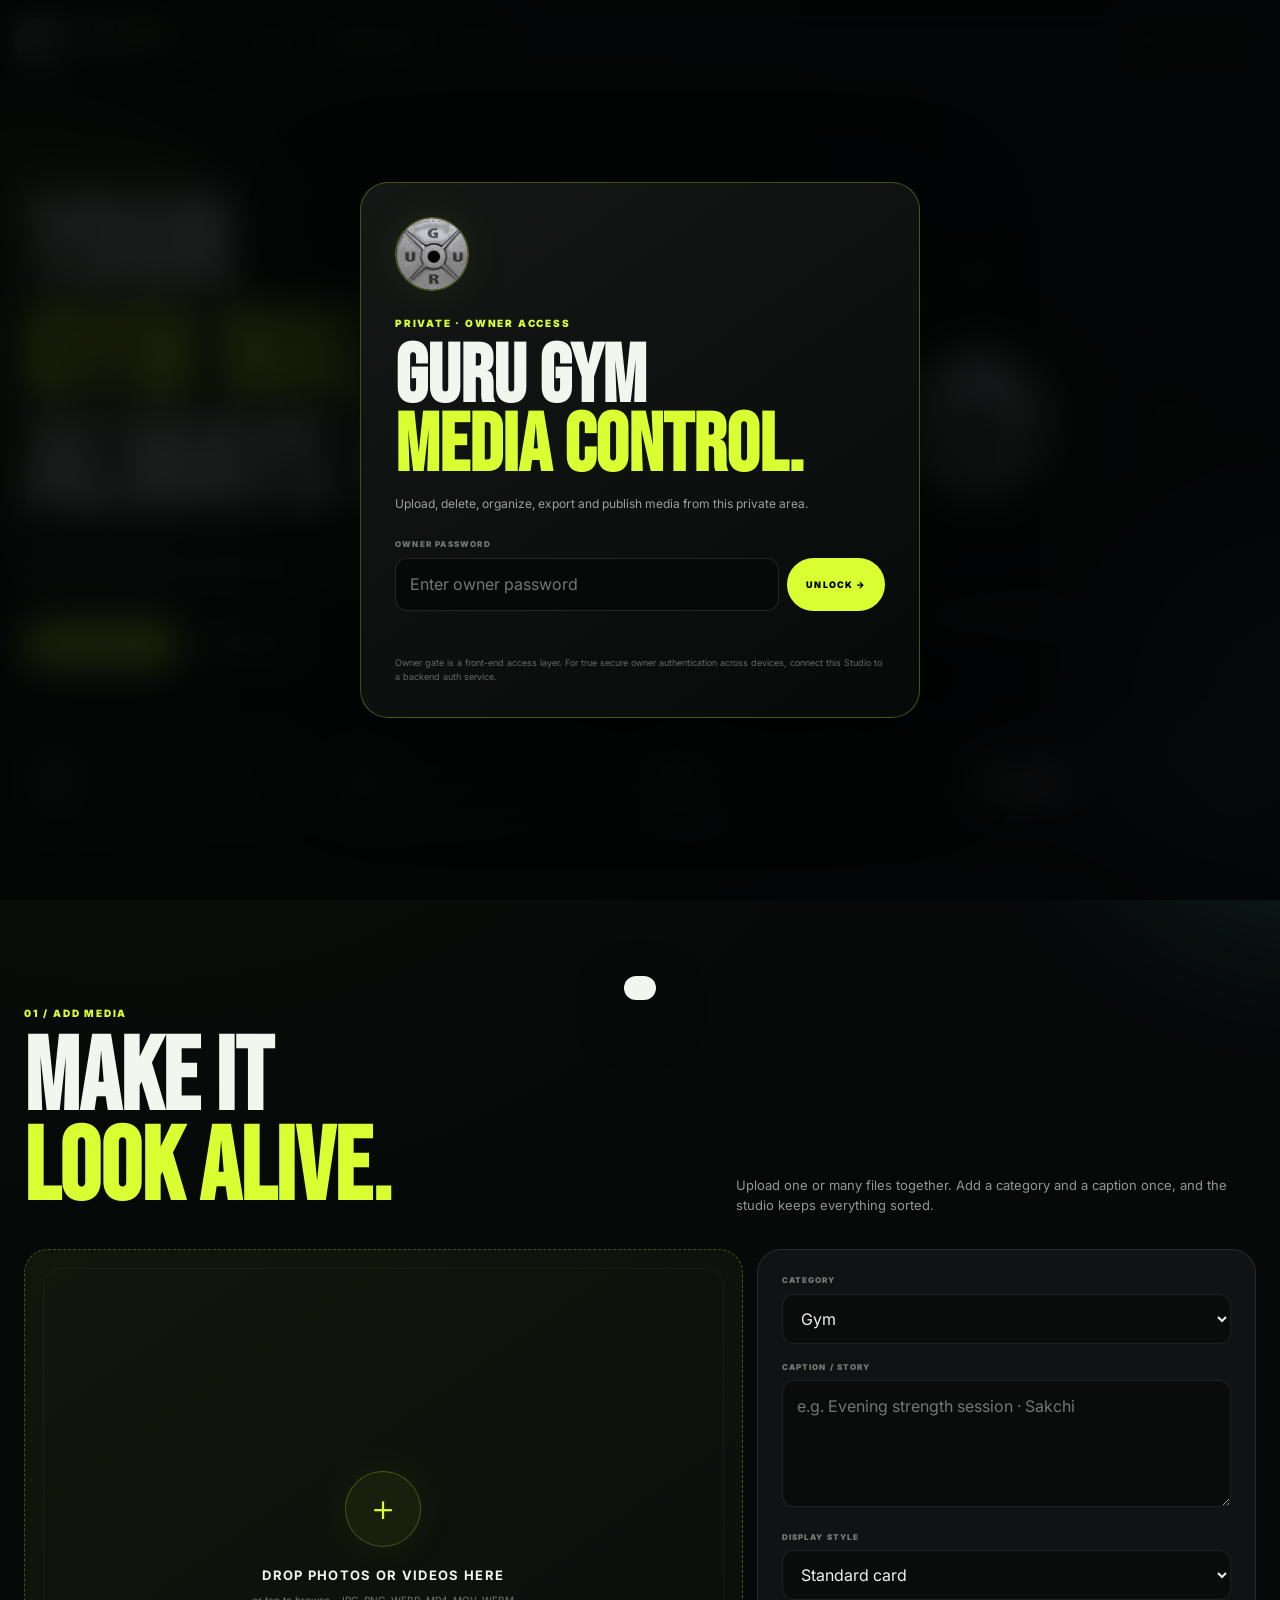
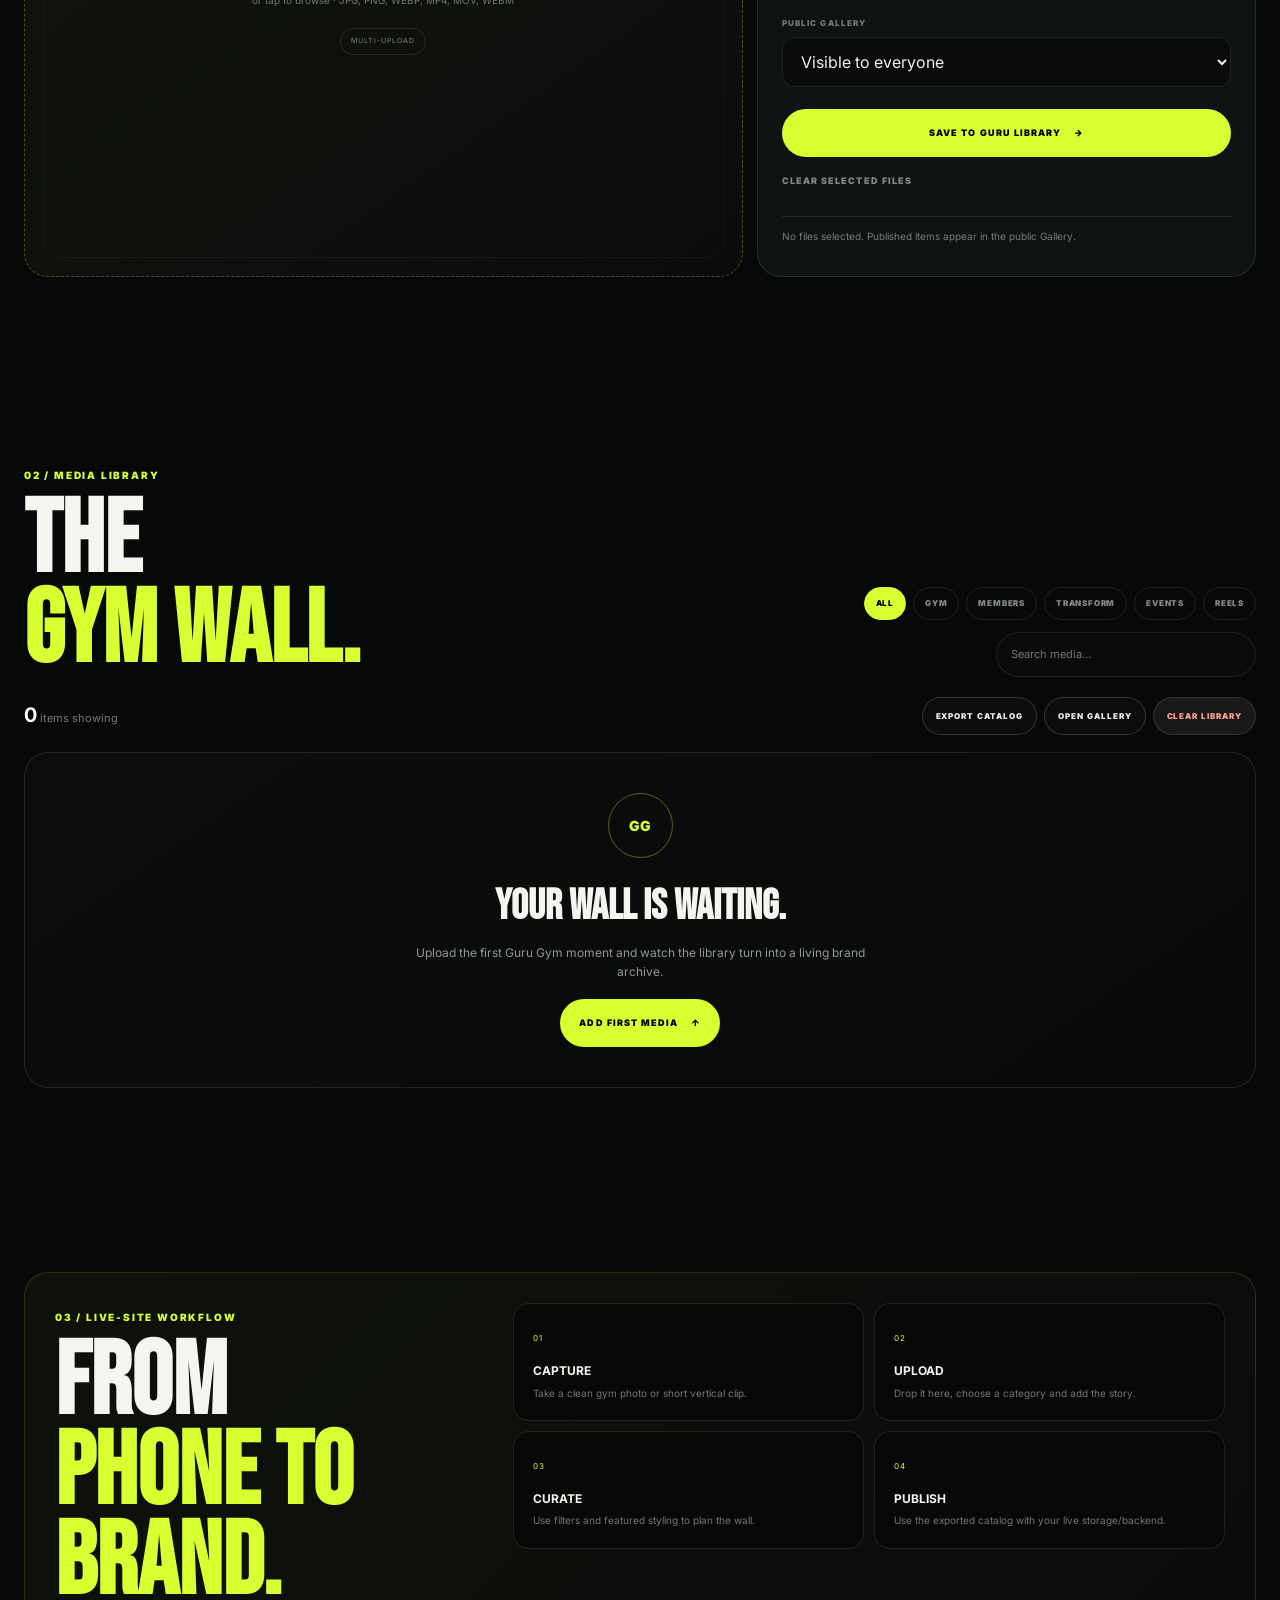
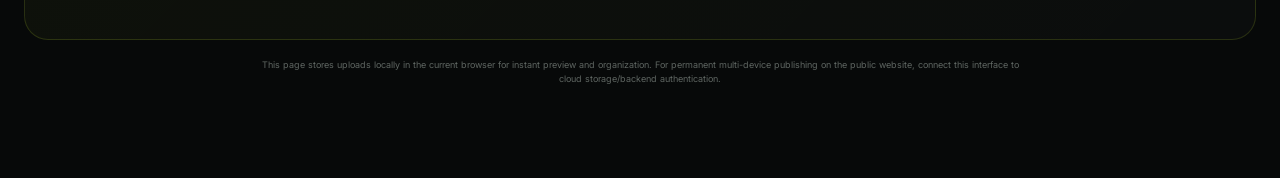
<file: media-studio.html>
<!doctype html>
<html lang="en">
<head>
  <meta charset="utf-8">
  <meta name="viewport" content="width=device-width,initial-scale=1,viewport-fit=cover">
  <meta name="theme-color" content="#090b0b">
  <meta name="color-scheme" content="dark">
  <meta name="description" content="Guru Gym Media Studio — manage gym photos, member moments, transformations and videos.">
  <title>Media Studio · Guru Gym</title>
  <link rel="icon" href="assets/guru-gym-logo.png" type="image/png">
  <link rel="apple-touch-icon" href="assets/icon-192.png">
  <link rel="manifest" href="manifest.webmanifest">
  <link rel="preconnect" href="https://fonts.googleapis.com">
  <link rel="preconnect" href="https://fonts.gstatic.com" crossorigin>
  <link href="https://fonts.googleapis.com/css2?family=Bebas+Neue&family=Inter:wght@400;500;600;700;800;900&display=swap" rel="stylesheet">
  <link rel="stylesheet" href="media-studio.css">
</head>
<body>
  <div class="ambient ambient-a" aria-hidden="true"></div>
  <div class="ambient ambient-b" aria-hidden="true"></div>
  <header class="studio-header">
    <a class="studio-brand" href="index.html" aria-label="Back to Guru Gym home">
      <span class="brand-mark"><img src="assets/guru-gym-logo.png" alt="Guru Gym logo"></span>
      <span><strong>GURU</strong><b>GYM</b><small>MEDIA STUDIO</small></span>
    </a>
    <nav class="studio-nav" aria-label="Media studio navigation">
      <a href="index.html">LIVE SITE</a>
      <a href="gallery.html">GALLERY</a>
      <a class="active" href="media-studio.html">OWNER STUDIO</a>
      <a href="#library">LIBRARY</a>
    </nav>
    <div class="studio-auth-status"><span class="auth-dot"></span><small>OWNER MODE</small><button class="lock-btn" id="lockStudio" type="button">LOCK</button></div>
    <button class="studio-menu" id="studioMenu" type="button" aria-label="Open menu">☰</button>
  </header>

  <div class="owner-gate" id="ownerGate" aria-hidden="false">
    <div class="owner-gate-card">
      <div class="owner-gate-mark"><img src="assets/guru-gym-logo.png" alt="Guru Gym logo"></div>
      <span class="section-kicker">PRIVATE · OWNER ACCESS</span>
      <h2>GURU GYM<br><em>MEDIA CONTROL.</em></h2>
      <p>Upload, delete, organize, export and publish media from this private area.</p>
      <form id="ownerLoginForm" autocomplete="off">
        <label for="ownerPassword">OWNER PASSWORD</label>
        <div class="owner-password-row"><input id="ownerPassword" type="password" inputmode="text" autocomplete="current-password" placeholder="Enter owner password" required><button class="primary-btn" type="submit">UNLOCK →</button></div>
        <div class="owner-login-message" id="ownerLoginMessage" aria-live="polite"></div>
      </form>
      <small class="owner-security-note">Owner gate is a front-end access layer. For true secure owner authentication across devices, connect this Studio to a backend auth service.</small>
    </div>
  </div>

  <main id="studioMain" aria-hidden="true">
    <section class="studio-hero shell">
      <div class="eyebrow">GURU GYM · OWNER TOOL</div>
      <div class="hero-grid">
        <div>
          <h1>YOUR<br><em>GYM WALL.</em><br>ALWAYS FRESH.</h1>
          <p>Drop in training photos, member moments, transformations, events and reels — then keep them organized in one cinematic, easy-to-use library.</p>
          <div class="hero-actions">
            <a class="primary-btn" href="#upload">ADD NEW MEDIA <span>↓</span></a>
            <a class="ghost-btn" href="#library">VIEW LIBRARY <span>↘</span></a>
          </div>
        </div>
        <div class="logo-orbit" aria-hidden="true">
          <span class="orbit orbit-1"></span><span class="orbit orbit-2"></span>
          <span class="orbit-dot orbit-dot-1"></span><span class="orbit-dot orbit-dot-2"></span>
          <div class="orbit-logo"><img src="assets/guru-gym-logo.png" alt=""></div>
          <div class="orbit-caption"><strong>BUILD · GRIND · BECOME</strong><span>MEDIA / 01</span></div>
        </div>
      </div>
    </section>

    <section class="shell stats-row" aria-label="Media library stats">
      <div><span>TOTAL</span><strong id="countAll">0</strong><small>saved here</small></div>
      <div><span>PHOTOS</span><strong id="countPhotos">0</strong><small>visuals</small></div>
      <div><span>VIDEOS</span><strong id="countVideos">0</strong><small>clips & reels</small></div>
      <div><span>STORAGE</span><strong id="storageState">LOCAL</strong><small>this browser</small></div>
    </section>

    <section class="shell upload-section" id="upload">
      <div class="section-intro">
        <div><span class="section-kicker">01 / ADD MEDIA</span><h2>MAKE IT<br><em>LOOK ALIVE.</em></h2></div>
        <p>Upload one or many files together. Add a category and a caption once, and the studio keeps everything sorted.</p>
      </div>
      <div class="upload-layout">
        <label class="dropzone" id="dropzone">
          <input id="fileInput" type="file" accept="image/*,video/*" multiple>
          <span class="drop-icon">＋</span>
          <strong>DROP PHOTOS OR VIDEOS HERE</strong>
          <small>or tap to browse · JPG, PNG, WEBP, MP4, MOV, WEBM</small>
          <span class="drop-badge">MULTI-UPLOAD</span>
        </label>
        <div class="upload-form">
          <div class="field"><label for="category">CATEGORY</label>
            <select id="category">
              <option>Gym</option><option>Members</option><option>Transformations</option><option>Events</option><option>Reels</option><option>Trainers</option><option>Other</option>
            </select>
          </div>
          <div class="field"><label for="caption">CAPTION / STORY</label><textarea id="caption" rows="4" placeholder="e.g. Evening strength session · Sakchi"></textarea></div>
          <div class="field"><label for="featured">DISPLAY STYLE</label>
            <select id="featured"><option value="standard">Standard card</option><option value="featured">Featured / hero</option></select>
          </div>
          <div class="field"><label for="visibility">PUBLIC GALLERY</label>
            <select id="visibility"><option value="public">Visible to everyone</option><option value="private">Private · Owner only</option></select>
          </div>
          <button class="primary-btn full" id="saveMedia" type="button">SAVE TO GURU LIBRARY <span>→</span></button>
          <button class="text-btn" id="clearQueue" type="button">CLEAR SELECTED FILES</button>
          <div class="queue-status" id="queueStatus">No files selected. Published items appear in the public Gallery.</div>
        </div>
      </div>
    </section>

    <section class="shell library-section" id="library">
      <div class="section-intro library-intro">
        <div><span class="section-kicker">02 / MEDIA LIBRARY</span><h2>THE<br><em>GYM WALL.</em></h2></div>
        <div class="library-controls">
          <div class="filters" id="filters" role="tablist" aria-label="Filter media">
            <button class="filter active" data-filter="all" type="button">ALL</button>
            <button class="filter" data-filter="Gym" type="button">GYM</button>
            <button class="filter" data-filter="Members" type="button">MEMBERS</button>
            <button class="filter" data-filter="Transformations" type="button">TRANSFORM</button>
            <button class="filter" data-filter="Events" type="button">EVENTS</button>
            <button class="filter" data-filter="Reels" type="button">REELS</button>
          </div>
          <input id="searchMedia" class="search" type="search" placeholder="Search media…" aria-label="Search media">
        </div>
      </div>

      <div class="library-toolbar">
        <div class="results-copy"><strong id="resultsCount">0</strong><span> items showing</span></div>
        <div class="toolbar-actions">
          <button class="soft-btn" id="exportCatalog" type="button">EXPORT CATALOG</button>
          <a class="soft-btn" href="gallery.html" target="_blank" rel="noopener">OPEN GALLERY</a>
          <button class="danger-btn" id="clearLibrary" type="button">CLEAR LIBRARY</button>
        </div>
      </div>

      <div class="empty-state" id="emptyState">
        <div class="empty-mark">GG</div>
        <h3>YOUR WALL IS WAITING.</h3>
        <p>Upload the first Guru Gym moment and watch the library turn into a living brand archive.</p>
        <a class="primary-btn" href="#upload">ADD FIRST MEDIA <span>↑</span></a>
      </div>
      <div class="media-grid" id="mediaGrid"></div>
    </section>

    <section class="shell workflow-section">
      <div class="workflow-card">
        <div><span class="section-kicker">03 / LIVE-SITE WORKFLOW</span><h2>FROM<br><em>PHONE TO BRAND.</em></h2></div>
        <div class="workflow-steps">
          <div><span>01</span><strong>CAPTURE</strong><p>Take a clean gym photo or short vertical clip.</p></div>
          <div><span>02</span><strong>UPLOAD</strong><p>Drop it here, choose a category and add the story.</p></div>
          <div><span>03</span><strong>CURATE</strong><p>Use filters and featured styling to plan the wall.</p></div>
          <div><span>04</span><strong>PUBLISH</strong><p>Use the exported catalog with your live storage/backend.</p></div>
        </div>
      </div>
      <p class="note">This page stores uploads locally in the current browser for instant preview and organization. For permanent multi-device publishing on the public website, connect this interface to cloud storage/backend authentication.</p>
    </section>
  </main>

  <div class="lightbox" id="lightbox" aria-hidden="true">
    <button class="lightbox-close" id="lightboxClose" type="button" aria-label="Close preview">×</button>
    <div class="lightbox-media" id="lightboxMedia"></div>
    <div class="lightbox-meta"><span id="lightboxCategory"></span><strong id="lightboxTitle"></strong><p id="lightboxCaption"></p></div>
  </div>
  <div class="toast" id="toast" aria-live="polite"></div>

  <script src="media-studio.js"></script>
</body>
</html>
</file>
<file: media-studio.css>
:root{--bg:#070909;--panel:#101313;--panel2:#151919;--text:#f3f5ef;--muted:#919794;--accent:#d9ff32;--line:rgba(255,255,255,.1);--shell:1240px;--radius:24px}
*{box-sizing:border-box;margin:0;padding:0}html{scroll-behavior:smooth}body{font-family:Inter,Arial,sans-serif;background:radial-gradient(circle at 10% 10%,rgba(217,255,50,.035),transparent 28%),var(--bg);color:var(--text);line-height:1.55;overflow-x:hidden}body.lightbox-open{overflow:hidden}a{color:inherit;text-decoration:none}button,input,select,textarea{font:inherit}button{cursor:pointer;border:0}::selection{background:var(--accent);color:#000}.shell{width:min(var(--shell),calc(100% - 48px));margin-inline:auto}.ambient{position:fixed;width:420px;height:420px;border-radius:50%;filter:blur(90px);opacity:.12;pointer-events:none;z-index:-1}.ambient-a{background:var(--accent);left:-220px;top:10vh}.ambient-b{background:#63e6ff;right:-240px;top:55vh}.studio-header{position:sticky;top:0;z-index:50;height:82px;padding:0 max(24px,4vw);display:flex;align-items:center;justify-content:space-between;background:rgba(7,9,9,.72);-webkit-backdrop-filter:blur(20px);backdrop-filter:blur(20px);border-bottom:1px solid rgba(255,255,255,.08)}.studio-brand{display:flex;align-items:center;gap:12px}.studio-brand .brand-mark{width:48px;height:48px;border:1px solid rgba(217,255,50,.25);border-radius:14px;display:grid;place-items:center;background:rgba(255,255,255,.025);overflow:hidden}.studio-brand img{width:100%;height:100%;object-fit:cover}.studio-brand strong,.studio-brand b{font-size:18px;letter-spacing:-.05em}.studio-brand b{color:var(--accent)}.studio-brand small{display:block;font-size:8px;letter-spacing:.16em;color:#717773;margin-top:2px}.studio-nav{display:flex;gap:26px;font-size:10px;font-weight:900;letter-spacing:.12em;color:#858a87}.studio-nav a:hover,.studio-nav a.active{color:var(--accent)}.studio-menu{display:none;background:none;color:#fff;font-size:26px}.studio-hero{padding:80px 0 46px}.eyebrow,.section-kicker{font-size:10px;letter-spacing:.18em;font-weight:900;color:var(--accent)}.hero-grid{display:grid;grid-template-columns:1.05fr .95fr;gap:50px;align-items:center}.studio-hero h1{font-family:"Bebas Neue",sans-serif;font-size:clamp(78px,10vw,150px);line-height:.86;letter-spacing:.01em;margin:18px 0}.studio-hero h1 em,.section-intro h2 em,.workflow-card h2 em{font-style:normal;color:var(--accent)}.studio-hero p{max-width:620px;color:#b9bfbc;font-size:15px}.hero-actions{display:flex;gap:10px;flex-wrap:wrap;margin-top:30px}.primary-btn,.ghost-btn,.soft-btn,.danger-btn,.text-btn{display:inline-flex;align-items:center;justify-content:center;gap:12px;min-height:48px;padding:0 19px;border-radius:999px;font-size:9px;font-weight:900;letter-spacing:.12em;transition:.24s}.primary-btn{background:var(--accent);color:#000}.primary-btn:hover{transform:translateY(-3px);box-shadow:0 14px 35px rgba(217,255,50,.18)}.ghost-btn,.soft-btn{border:1px solid rgba(255,255,255,.16);background:rgba(255,255,255,.025);color:#e9ece9}.ghost-btn:hover,.soft-btn:hover{border-color:rgba(217,255,50,.45);color:var(--accent)}.soft-btn{min-height:38px;padding-inline:13px;font-size:8px}.danger-btn{min-height:38px;padding-inline:13px;background:#181a19;border:1px solid rgba(255,110,90,.2);color:#ff9f8d;font-size:8px}.text-btn{background:none;color:#818681;padding:4px 0;justify-content:flex-start}.text-btn:hover{color:var(--accent)}.full{width:100%;margin-top:5px}.logo-orbit{position:relative;min-height:470px;display:grid;place-items:center}.orbit{position:absolute;border:1px solid rgba(217,255,50,.12);border-radius:50%;animation:spin 22s linear infinite}.orbit-1{width:390px;height:390px}.orbit-2{width:300px;height:300px;border-color:rgba(255,255,255,.08);animation-direction:reverse;animation-duration:18s}.orbit-dot{position:absolute;width:8px;height:8px;background:var(--accent);border-radius:50%;box-shadow:0 0 0 8px rgba(217,255,50,.06),0 0 35px rgba(217,255,50,.3)}.orbit-dot-1{transform:translateX(195px)}.orbit-dot-2{transform:translateY(-150px);background:#fff}@keyframes spin{to{transform:rotate(360deg)}}.orbit-logo{width:190px;height:190px;border-radius:50%;padding:22px;background:radial-gradient(circle,rgba(255,255,255,.1),rgba(255,255,255,.02));border:1px solid rgba(217,255,50,.23);box-shadow:0 0 70px rgba(217,255,50,.08);display:grid;place-items:center;position:relative}.orbit-logo img{width:100%;height:100%;object-fit:cover;border-radius:50%;filter:grayscale(.05)}.orbit-caption{position:absolute;bottom:24px;display:grid;text-align:center;gap:3px}.orbit-caption strong{font-size:9px;letter-spacing:.16em}.orbit-caption span{font-size:7px;letter-spacing:.18em;color:#6c726f}.stats-row{display:grid;grid-template-columns:repeat(4,1fr);gap:10px;padding:12px 0 60px}.stats-row>div{padding:18px 20px;background:linear-gradient(145deg,rgba(255,255,255,.035),rgba(255,255,255,.015));border:1px solid var(--line);border-radius:16px}.stats-row span{display:block;font-size:8px;letter-spacing:.14em;color:#727874}.stats-row strong{font-size:27px;margin-top:4px;display:block}.stats-row small{font-size:8px;color:#777c79}.upload-section,.library-section,.workflow-section{padding:92px 0}.section-intro{display:flex;justify-content:space-between;gap:30px;align-items:end;margin-bottom:34px}.section-intro h2,.workflow-card h2{font-family:"Bebas Neue";font-size:clamp(62px,8vw,110px);line-height:.88;margin-top:11px}.section-intro>p{max-width:520px;color:var(--muted);font-size:13px}.upload-layout{display:grid;grid-template-columns:1.18fr .82fr;gap:14px}.dropzone{min-height:390px;border:1px dashed rgba(217,255,50,.28);border-radius:var(--radius);background:linear-gradient(145deg,rgba(217,255,50,.055),rgba(255,255,255,.02));display:flex;flex-direction:column;align-items:center;justify-content:center;text-align:center;padding:30px;position:relative;overflow:hidden;transition:.3s}.dropzone:before{content:"";position:absolute;inset:18px;border:1px solid rgba(255,255,255,.04);border-radius:18px}.dropzone:hover,.dropzone.dragover{border-color:var(--accent);transform:translateY(-3px);box-shadow:0 18px 60px rgba(0,0,0,.22)}.dropzone input{position:absolute;inset:0;opacity:0;cursor:pointer}.drop-icon{width:76px;height:76px;border-radius:50%;display:grid;place-items:center;font-size:34px;color:var(--accent);border:1px solid rgba(217,255,50,.25);background:rgba(217,255,50,.05);box-shadow:0 0 50px rgba(217,255,50,.06);margin-bottom:18px}.dropzone strong{font-size:13px;letter-spacing:.1em}.dropzone small{color:#737874;font-size:10px;margin-top:8px}.drop-badge{margin-top:20px;padding:7px 10px;border-radius:999px;border:1px solid var(--line);font-size:7px;letter-spacing:.14em;color:#7c837f}.upload-form{padding:24px;background:var(--panel);border:1px solid var(--line);border-radius:var(--radius)}.field{margin-bottom:17px}.field label{display:block;font-size:8px;font-weight:900;letter-spacing:.14em;color:#737873;margin-bottom:7px}.field select,.field textarea,.search{width:100%;background:#0a0c0c;border:1px solid rgba(255,255,255,.09);border-radius:12px;color:#eef1ee;padding:13px 14px;outline:none}.field textarea{resize:vertical;min-height:105px}.field select:focus,.field textarea:focus,.search:focus{border-color:rgba(217,255,50,.55)}.queue-status{font-size:10px;color:#777d79;margin-top:11px;padding-top:12px;border-top:1px solid var(--line);min-height:36px}.library-intro{margin-bottom:20px}.library-controls{display:flex;flex-direction:column;gap:12px;align-items:flex-end}.filters{display:flex;gap:7px;flex-wrap:wrap;justify-content:flex-end}.filter{background:none;border:1px solid rgba(255,255,255,.1);color:#858a87;border-radius:999px;padding:9px 11px;font-size:8px;font-weight:900;letter-spacing:.1em}.filter:hover,.filter.active{border-color:var(--accent);color:#000;background:var(--accent)}.search{width:260px;border-radius:999px;font-size:11px}.library-toolbar{display:flex;justify-content:space-between;gap:18px;align-items:center;margin-bottom:17px}.results-copy{font-size:11px;color:#757b77}.results-copy strong{font-size:20px;color:#fff}.toolbar-actions{display:flex;gap:7px}.empty-state{min-height:320px;border:1px solid var(--line);background:linear-gradient(145deg,rgba(255,255,255,.025),rgba(255,255,255,.01));border-radius:var(--radius);display:grid;place-items:center;text-align:center;padding:40px}.empty-state .empty-mark{width:65px;height:65px;border:1px solid rgba(217,255,50,.35);border-radius:50%;display:grid;place-items:center;color:var(--accent);font-size:14px;font-weight:900}.empty-state h3{font-family:"Bebas Neue";font-size:42px;margin-top:16px}.empty-state p{max-width:460px;color:var(--muted);font-size:12px;margin:5px auto 18px}.media-grid{display:grid;grid-template-columns:repeat(3,1fr);gap:13px}.media-card{background:var(--panel);border:1px solid var(--line);border-radius:20px;overflow:hidden;position:relative;transition:.32s;transform-style:preserve-3d}.media-card:hover{transform:translateY(-7px);border-color:rgba(217,255,50,.3);box-shadow:0 22px 60px rgba(0,0,0,.25)}.media-card.featured{grid-column:span 2}.media-thumb{aspect-ratio:16/10;position:relative;background:#090b0b;overflow:hidden}.media-card.featured .media-thumb{aspect-ratio:16/8.5}.media-thumb img,.media-thumb video{width:100%;height:100%;object-fit:cover;display:block}.media-thumb:after{content:"";position:absolute;inset:0;background:linear-gradient(180deg,transparent 50%,rgba(0,0,0,.75));pointer-events:none}.media-type{position:absolute;left:12px;top:12px;z-index:2;background:rgba(7,9,9,.76);border:1px solid rgba(255,255,255,.1);padding:6px 8px;border-radius:999px;font-size:7px;letter-spacing:.12em}.media-category{position:absolute;right:12px;top:12px;z-index:2;background:var(--accent);color:#000;padding:6px 8px;border-radius:999px;font-size:7px;font-weight:900;letter-spacing:.1em}.play-badge{position:absolute;left:50%;top:50%;transform:translate(-50%,-50%);z-index:2;width:44px;height:44px;border-radius:50%;display:grid;place-items:center;background:rgba(7,9,9,.65);border:1px solid rgba(255,255,255,.2);font-size:15px}.media-body{padding:15px}.media-date{font-size:7px;letter-spacing:.13em;color:#696f6c}.media-title{font-size:15px;font-weight:900;margin-top:5px}.media-caption{font-size:11px;color:#858b87;margin-top:4px;min-height:34px}.media-actions{display:flex;gap:7px;flex-wrap:wrap;margin-top:12px}.media-actions button{padding:8px 10px;border-radius:999px;background:#090b0b;border:1px solid rgba(255,255,255,.08);color:#a7aca9;font-size:8px;font-weight:900;letter-spacing:.08em}.media-actions button:hover{color:var(--accent);border-color:rgba(217,255,50,.35)}.media-actions .delete:hover{color:#ff9f8d;border-color:rgba(255,110,90,.3)}.workflow-card{display:grid;grid-template-columns:.75fr 1.25fr;gap:30px;align-items:start;padding:30px;border:1px solid rgba(217,255,50,.14);background:linear-gradient(135deg,rgba(217,255,50,.04),rgba(255,255,255,.02));border-radius:var(--radius)}.workflow-steps{display:grid;grid-template-columns:repeat(2,1fr);gap:10px}.workflow-steps>div{padding:19px;background:rgba(5,7,7,.55);border:1px solid var(--line);border-radius:16px}.workflow-steps span{font-size:8px;color:var(--accent);letter-spacing:.14em}.workflow-steps strong{display:block;margin-top:14px;font-size:12px}.workflow-steps p{color:#727874;font-size:10px;margin-top:5px}.note{text-align:center;color:#5f6662;font-size:9px;max-width:760px;margin:18px auto 0}.lightbox{position:fixed;inset:0;background:rgba(0,0,0,.88);-webkit-backdrop-filter:blur(14px);backdrop-filter:blur(14px);display:none;z-index:90;padding:30px}.lightbox.open{display:grid;grid-template-columns:minmax(0,1fr) 320px;gap:20px;align-items:center}.lightbox-close{position:absolute;right:22px;top:16px;background:none;color:#fff;font-size:34px;z-index:3}.lightbox-media{height:min(82vh,820px);display:grid;place-items:center}.lightbox-media img,.lightbox-media video{max-width:100%;max-height:100%;border-radius:18px;box-shadow:0 25px 80px rgba(0,0,0,.45)}.lightbox-meta{border-left:1px solid var(--line);padding:20px 0 20px 20px}.lightbox-meta span{font-size:8px;letter-spacing:.14em;color:var(--accent)}.lightbox-meta strong{display:block;font-size:22px;margin-top:9px}.lightbox-meta p{font-size:12px;color:#8b918d;margin-top:7px}.toast{position:fixed;left:50%;bottom:20px;transform:translate(-50%,120px);background:#f3f5ef;color:#000;padding:12px 16px;border-radius:999px;font-size:10px;font-weight:900;z-index:120;transition:.3s;box-shadow:0 18px 55px rgba(0,0,0,.35)}.toast.show{transform:translate(-50%,0)}
@media(max-width:980px){.hero-grid,.upload-layout,.workflow-card{grid-template-columns:1fr}.logo-orbit{min-height:360px;order:-1}.orbit-1{width:300px;height:300px}.orbit-2{width:230px;height:230px}.orbit-dot-1{transform:translateX(150px)}.orbit-dot-2{transform:translateY(-115px)}.stats-row{grid-template-columns:repeat(2,1fr)}.media-grid{grid-template-columns:repeat(2,1fr)}.media-card.featured{grid-column:span 2}.section-intro{align-items:start;flex-direction:column}.library-controls{width:100%;align-items:stretch}.filters{justify-content:flex-start}.search{width:100%}.lightbox.open{grid-template-columns:1fr}.lightbox-meta{border-left:0;border-top:1px solid var(--line);padding:15px 0}}
@media(max-width:650px){.shell{width:calc(100% - 28px)}.studio-header{height:70px;padding:0 14px}.studio-nav{position:absolute;left:0;right:0;top:70px;background:#0a0c0c;border-bottom:1px solid var(--line);padding:12px 14px;display:none;flex-direction:column;gap:4px}.studio-nav.open{display:flex}.studio-nav a{padding:12px;border-radius:10px}.studio-menu{display:block}.studio-brand .brand-mark{width:42px;height:42px;border-radius:12px}.studio-brand strong,.studio-brand b{font-size:15px}.studio-hero{padding:50px 0 20px}.studio-hero h1{font-size:clamp(66px,19vw,88px)}.studio-hero p{font-size:12px}.hero-actions{display:grid;grid-template-columns:1fr 1fr}.primary-btn,.ghost-btn{min-height:46px;padding-inline:12px;font-size:8px}.logo-orbit{min-height:300px}.orbit-1{width:250px;height:250px}.orbit-2{width:190px;height:190px}.orbit-dot-1{transform:translateX(125px)}.orbit-dot-2{transform:translateY(-95px)}.orbit-logo{width:140px;height:140px;padding:16px}.orbit-caption{bottom:2px}.stats-row{gap:8px;padding-bottom:20px}.stats-row>div{padding:14px}.stats-row strong{font-size:22px}.upload-section,.library-section,.workflow-section{padding:64px 0}.section-intro h2,.workflow-card h2{font-size:clamp(58px,17vw,78px)}.dropzone{min-height:300px}.media-grid{grid-template-columns:1fr}.media-card.featured{grid-column:auto}.media-card.featured .media-thumb{aspect-ratio:16/10}.library-toolbar{align-items:flex-start;flex-direction:column}.toolbar-actions{width:100%}.toolbar-actions button{flex:1}.workflow-steps{grid-template-columns:1fr}.lightbox{padding:18px}.lightbox-media{height:57vh}.lightbox-close{right:12px;top:4px}}
@media(prefers-reduced-motion:reduce){*,*::before,*::after{animation:none!important;transition:none!important;scroll-behavior:auto!important}}

/* v3 owner gate + responsive safeguards */
.owner-locked{overflow:hidden}.owner-gate{position:fixed;inset:0;z-index:1000;display:grid;place-items:center;padding:20px;background:rgba(3,5,5,.88);-webkit-backdrop-filter:blur(18px);backdrop-filter:blur(18px)}.owner-gate.hidden{opacity:0;visibility:hidden;pointer-events:none;transition:.3s}.owner-gate-card{width:min(560px,100%);padding:34px;border:1px solid rgba(217,255,50,.28);border-radius:28px;background:linear-gradient(145deg,rgba(20,24,22,.98),rgba(8,10,10,.98));box-shadow:0 30px 100px rgba(0,0,0,.55);position:relative;overflow:hidden}.owner-gate-card:after{content:"";position:absolute;inset:auto -20% -45%;height:240px;background:radial-gradient(circle,rgba(217,255,50,.12),transparent 65%);pointer-events:none}.owner-gate-mark{width:74px;height:74px;border-radius:50%;overflow:hidden;border:1px solid rgba(217,255,50,.35);margin-bottom:18px;box-shadow:0 0 50px rgba(217,255,50,.08)}.owner-gate-mark img{width:100%;height:100%;object-fit:cover}.owner-gate-card h2{font-family:"Bebas Neue";font-size:clamp(50px,8vw,82px);line-height:.84;margin:10px 0 14px}.owner-gate-card h2 em{font-style:normal;color:var(--accent)}.owner-gate-card>p{color:#9ba19e;font-size:12px;max-width:470px}.owner-gate-card form{margin-top:24px}.owner-gate-card label{display:block;font-size:8px;letter-spacing:.15em;font-weight:900;color:#6f7671;margin-bottom:8px}.owner-password-row{display:grid;grid-template-columns:1fr auto;gap:8px}.owner-password-row input{width:100%;background:#070909;border:1px solid rgba(255,255,255,.12);border-radius:12px;color:#fff;padding:13px 14px;outline:none}.owner-password-row input:focus{border-color:var(--accent)}.owner-login-message{min-height:18px;color:#ff9f8d;font-size:10px;margin-top:9px}.owner-security-note{display:block;color:#646a67;font-size:9px;line-height:1.5;margin-top:18px}.studio-auth-status{display:flex;align-items:center;gap:7px;margin-left:auto;margin-right:18px}.auth-dot{width:7px;height:7px;border-radius:50%;background:var(--accent);box-shadow:0 0 0 5px rgba(217,255,50,.08)}.studio-auth-status small{font-size:7px;letter-spacing:.13em;color:#7c827f}.lock-btn{background:none;color:#8b918e;font-size:8px;font-weight:900;letter-spacing:.1em}.lock-btn:hover{color:var(--accent)}.media-visibility{position:absolute;left:12px;bottom:12px;z-index:3;background:rgba(217,255,50,.94);color:#000;padding:6px 8px;border-radius:999px;font-size:7px;font-weight:900;letter-spacing:.1em}.media-visibility.private{background:rgba(10,12,12,.85);color:#ffb09d;border:1px solid rgba(255,110,90,.25)}.media-private{border-color:rgba(255,110,90,.16)}.publish-toggle{color:var(--accent)!important}.owner-unlocked .studio-header{box-shadow:0 8px 30px rgba(0,0,0,.12)}
@media(max-width:1000px){.studio-nav{gap:15px}.studio-header{padding-inline:20px}.studio-auth-status{margin-right:10px}.hero-grid{grid-template-columns:1fr}.logo-orbit{min-height:350px}.orbit-1{width:290px;height:290px}.orbit-2{width:220px;height:220px}.orbit-dot-1{transform:translateX(145px)}.orbit-dot-2{transform:translateY(-110px)}.orbit-logo{width:155px;height:155px}.upload-layout{grid-template-columns:1fr}.media-grid{grid-template-columns:repeat(2,1fr)}.media-card.featured{grid-column:span 2}.section-intro{align-items:start;flex-direction:column}.library-controls{align-items:stretch}.filters{justify-content:flex-start}.search{width:100%}.library-toolbar{align-items:flex-start;flex-direction:column}.toolbar-actions{width:100%;flex-wrap:wrap}}
@media(max-width:720px){.shell{width:min(100% - 28px,var(--shell))}.studio-header{height:70px;padding-inline:14px}.studio-brand .brand-mark{width:40px;height:40px;border-radius:12px}.studio-brand strong,.studio-brand b{font-size:15px}.studio-brand small{font-size:6px}.studio-auth-status{display:none}.studio-menu{display:block}.studio-nav{display:none;position:absolute;top:70px;left:0;right:0;padding:12px 14px 16px;flex-direction:column;gap:4px;background:#080a0a;border-bottom:1px solid var(--line);box-shadow:0 24px 40px rgba(0,0,0,.45)}.studio-nav.open{display:flex}.studio-nav a{width:100%;padding:12px;border-radius:10px}.studio-hero{padding:50px 0 25px}.studio-hero h1{font-size:clamp(64px,18vw,96px)}.studio-hero p{font-size:12.5px}.hero-actions{display:grid;grid-template-columns:1fr;gap:8px}.logo-orbit{min-height:300px}.orbit-1{width:220px;height:220px}.orbit-2{width:170px;height:170px}.orbit-dot-1{transform:translateX(110px)}.orbit-dot-2{transform:translateY(-85px)}.orbit-logo{width:122px;height:122px;padding:14px}.orbit-caption{bottom:2px}.stats-row{grid-template-columns:1fr 1fr;padding-bottom:30px}.stats-row>div{padding:14px}.upload-section,.library-section,.workflow-section{padding:58px 0}.section-intro h2,.workflow-card h2{font-size:clamp(54px,15vw,76px)}.dropzone{min-height:285px;padding:22px}.upload-form{padding:18px}.media-grid{grid-template-columns:1fr;gap:10px}.media-card.featured{grid-column:auto}.media-card.featured .media-thumb{aspect-ratio:16/10}.toolbar-actions{display:grid;grid-template-columns:1fr 1fr}.toolbar-actions>*{width:100%}.empty-state{min-height:280px;padding:28px}.empty-state h3{font-size:35px}.workflow-card{padding:22px}.workflow-steps{grid-template-columns:1fr 1fr!important}.owner-gate{padding:14px}.owner-gate-card{padding:24px 18px;border-radius:22px}.owner-gate-mark{width:58px;height:58px}.owner-password-row{grid-template-columns:1fr}.owner-password-row .primary-btn{width:100%}}
@media(max-width:420px){.studio-brand .brand-mark{display:none}.studio-hero h1{font-size:15.5vw}.primary-btn,.ghost-btn{min-height:45px;padding-inline:14px}.stats-row{gap:7px}.stats-row strong{font-size:22px}.stats-row small{font-size:7px}.dropzone strong{font-size:11px}.dropzone small{font-size:8px}.media-body{padding:14px!important}.media-actions{display:grid!important;grid-template-columns:1fr 1fr;gap:6px}.media-actions button{width:100%}.workflow-steps{grid-template-columns:1fr!important}.owner-gate-card h2{font-size:51px}}
@media (orientation:landscape) and (max-height:620px) and (max-width:900px){.owner-gate{overflow:auto;align-items:start}.owner-gate-card{margin:18px 0}.studio-hero{padding-top:30px}.logo-orbit{min-height:250px}.stats-row{grid-template-columns:repeat(4,1fr)}}
@media (prefers-reduced-motion:reduce){.orbit,.dropzone:hover,.media-card:hover{animation:none!important;transform:none!important}}

/* =========================================================
   GURU GYM — BROWSER COMPATIBILITY + MOBILE HARDENING
   ========================================================= */

/* Safari / iOS rendering */
html {
  -webkit-text-size-adjust: 100%;
  text-size-adjust: 100%;
  -webkit-tap-highlight-color: transparent;
}

body {
  -webkit-font-smoothing: antialiased;
  -moz-osx-font-smoothing: grayscale;
}

/* Glass effect fallback:
   modern browsers get blur; unsupported browsers still get a solid panel. */
@supports not ((backdrop-filter: blur(1px)) or (-webkit-backdrop-filter: blur(1px))) {
  .studio-header {
    background: #0b0d0c;
  }

  .lightbox {
    background: #050606;
  }

  .owner-gate {
    background: #050706;
  }
}

/* Standard line-clamp + legacy WebKit form kept together for compatibility. */
.clamp-2 {
  display: -webkit-box;
  -webkit-box-orient: vertical;
  -webkit-line-clamp: 2;
  line-clamp: 2;
  overflow: hidden;
}

/* Better viewport behavior on modern phones */
@supports (height: 100dvh) {
  .owner-gate {
    min-height: 100dvh;
  }

  .lightbox {
    min-height: 100dvh;
  }
}

/* Safe-area support for iPhones with a home indicator */
@supports (padding: max(0px)) {
  .studio-header {
    padding-left: max(14px, env(safe-area-inset-left));
    padding-right: max(14px, env(safe-area-inset-right));
  }

  .studio-hero,
  .upload-section,
  .library-section,
  .workflow-section {
    padding-left: max(0px, env(safe-area-inset-left));
    padding-right: max(0px, env(safe-area-inset-right));
  }
}

/* Never let controls cause horizontal overflow */
input,
select,
textarea,
button,
.primary-btn,
.ghost-btn,
.soft-btn,
.danger-btn,
.text-btn {
  min-width: 0;
  max-width: 100%;
}

.owner-password-row input,
.field select,
.field textarea,
.search {
  min-width: 0;
}

/* Very narrow devices: preserve usable touch targets and avoid clipping */
@media (max-width: 360px) {
  .studio-header {
    padding-left: 10px;
    padding-right: 10px;
  }

  .studio-brand strong,
  .studio-brand b {
    font-size: 14px;
  }

  .studio-menu {
    padding: 6px;
    min-width: 42px;
    min-height: 42px;
  }

  .owner-gate {
    padding: 10px;
  }

  .owner-gate-card {
    width: 100%;
    padding: 20px 15px;
  }

  .owner-gate-card h2 {
    font-size: 47px;
  }

  .dropzone {
    min-height: 260px;
    padding: 18px 14px;
  }
}

/* Landscape phones: keep dialogs usable without clipping */
@media (orientation: landscape) and (max-height: 540px) and (max-width: 900px) {
  .owner-gate {
    overflow-y: auto;
    align-items: flex-start;
  }

  .owner-gate-card {
    margin-block: 12px;
  }

  .lightbox {
    overflow-y: auto;
  }
}

/* Respect users who disable animation */
@media (prefers-reduced-motion: reduce) {
  .hero-actions .primary-btn:hover,
  .hero-actions .ghost-btn:hover,
  .dropzone:hover,
  .media-card:hover {
    transform: none !important;
    box-shadow: none !important;
  }
}

/* High-contrast / forced-colors environments */
@media (forced-colors: active) {
  .primary-btn,
  .filter.active,
  .media-category {
    border: 1px solid ButtonText;
  }

  .button-outline,
  .ghost-btn,
  .soft-btn,
  .danger-btn,
  .filter {
    border: 1px solid ButtonText;
  }
}
</file>
